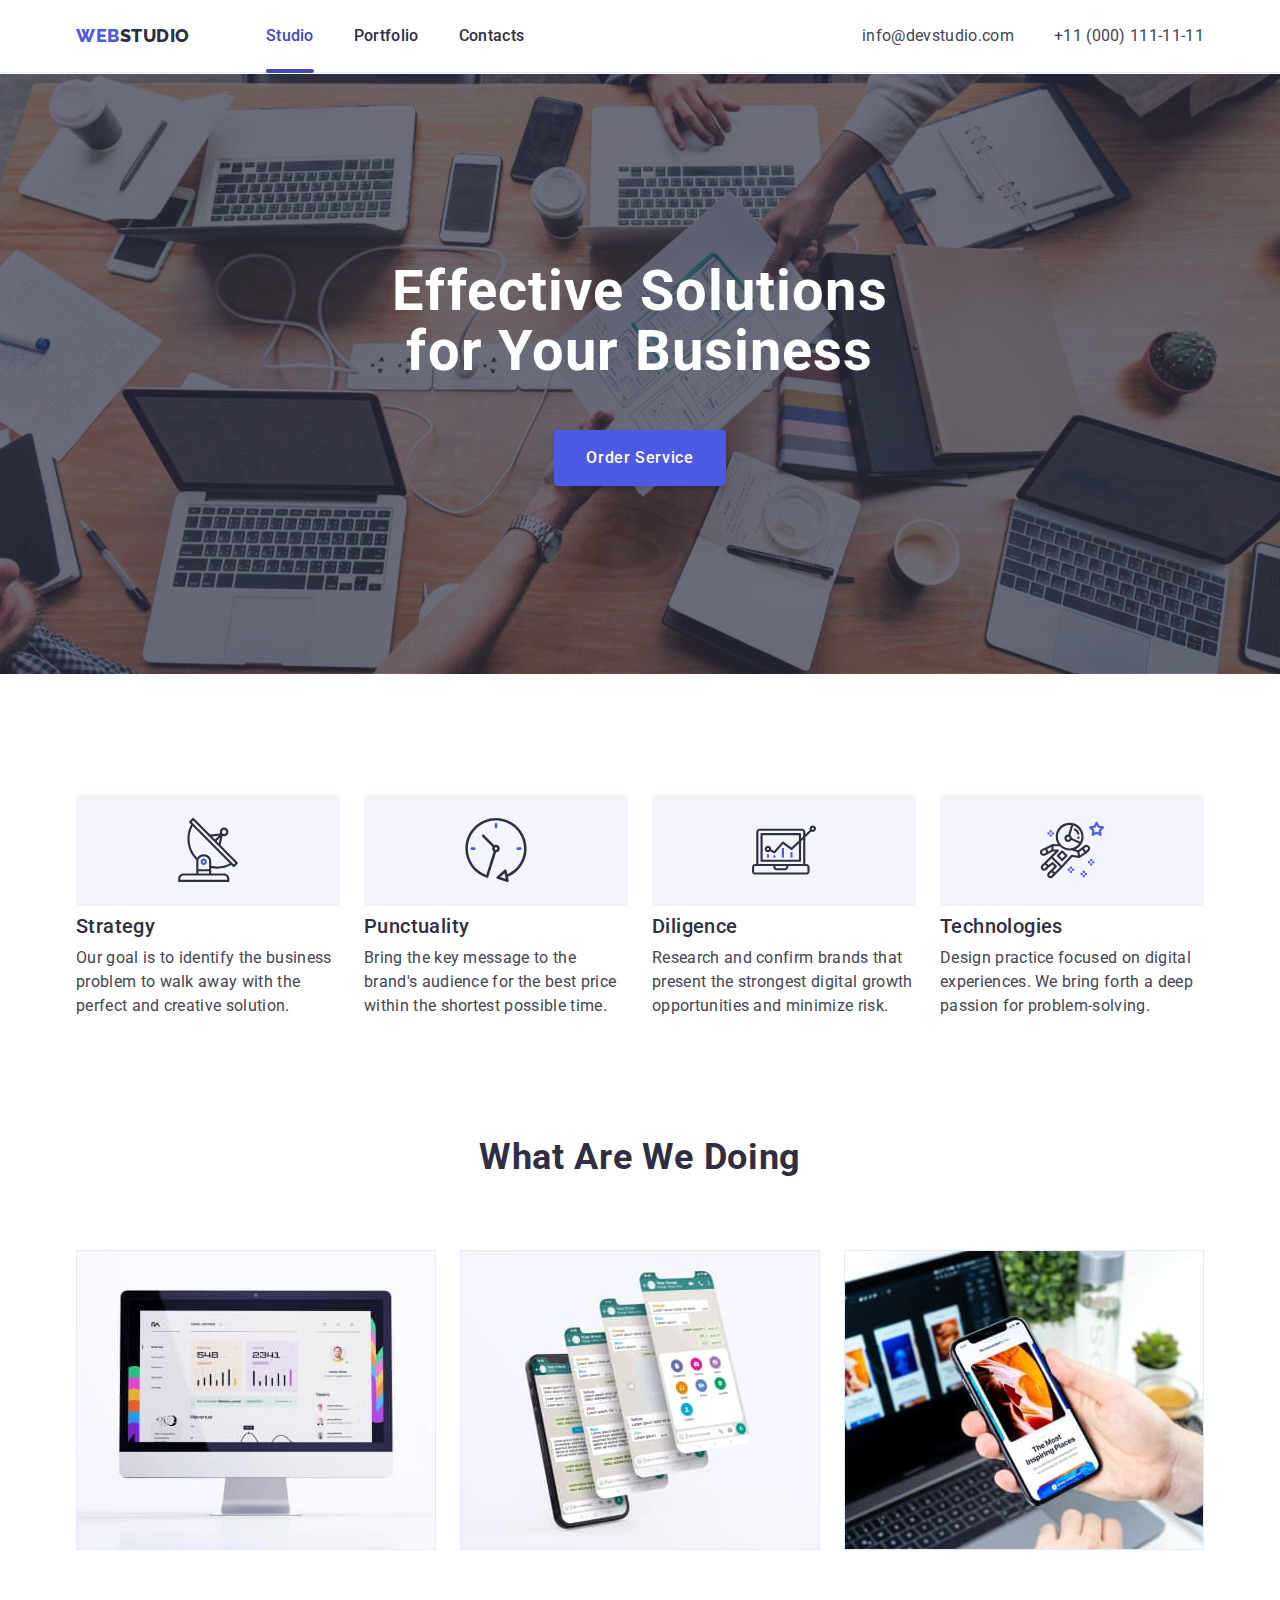
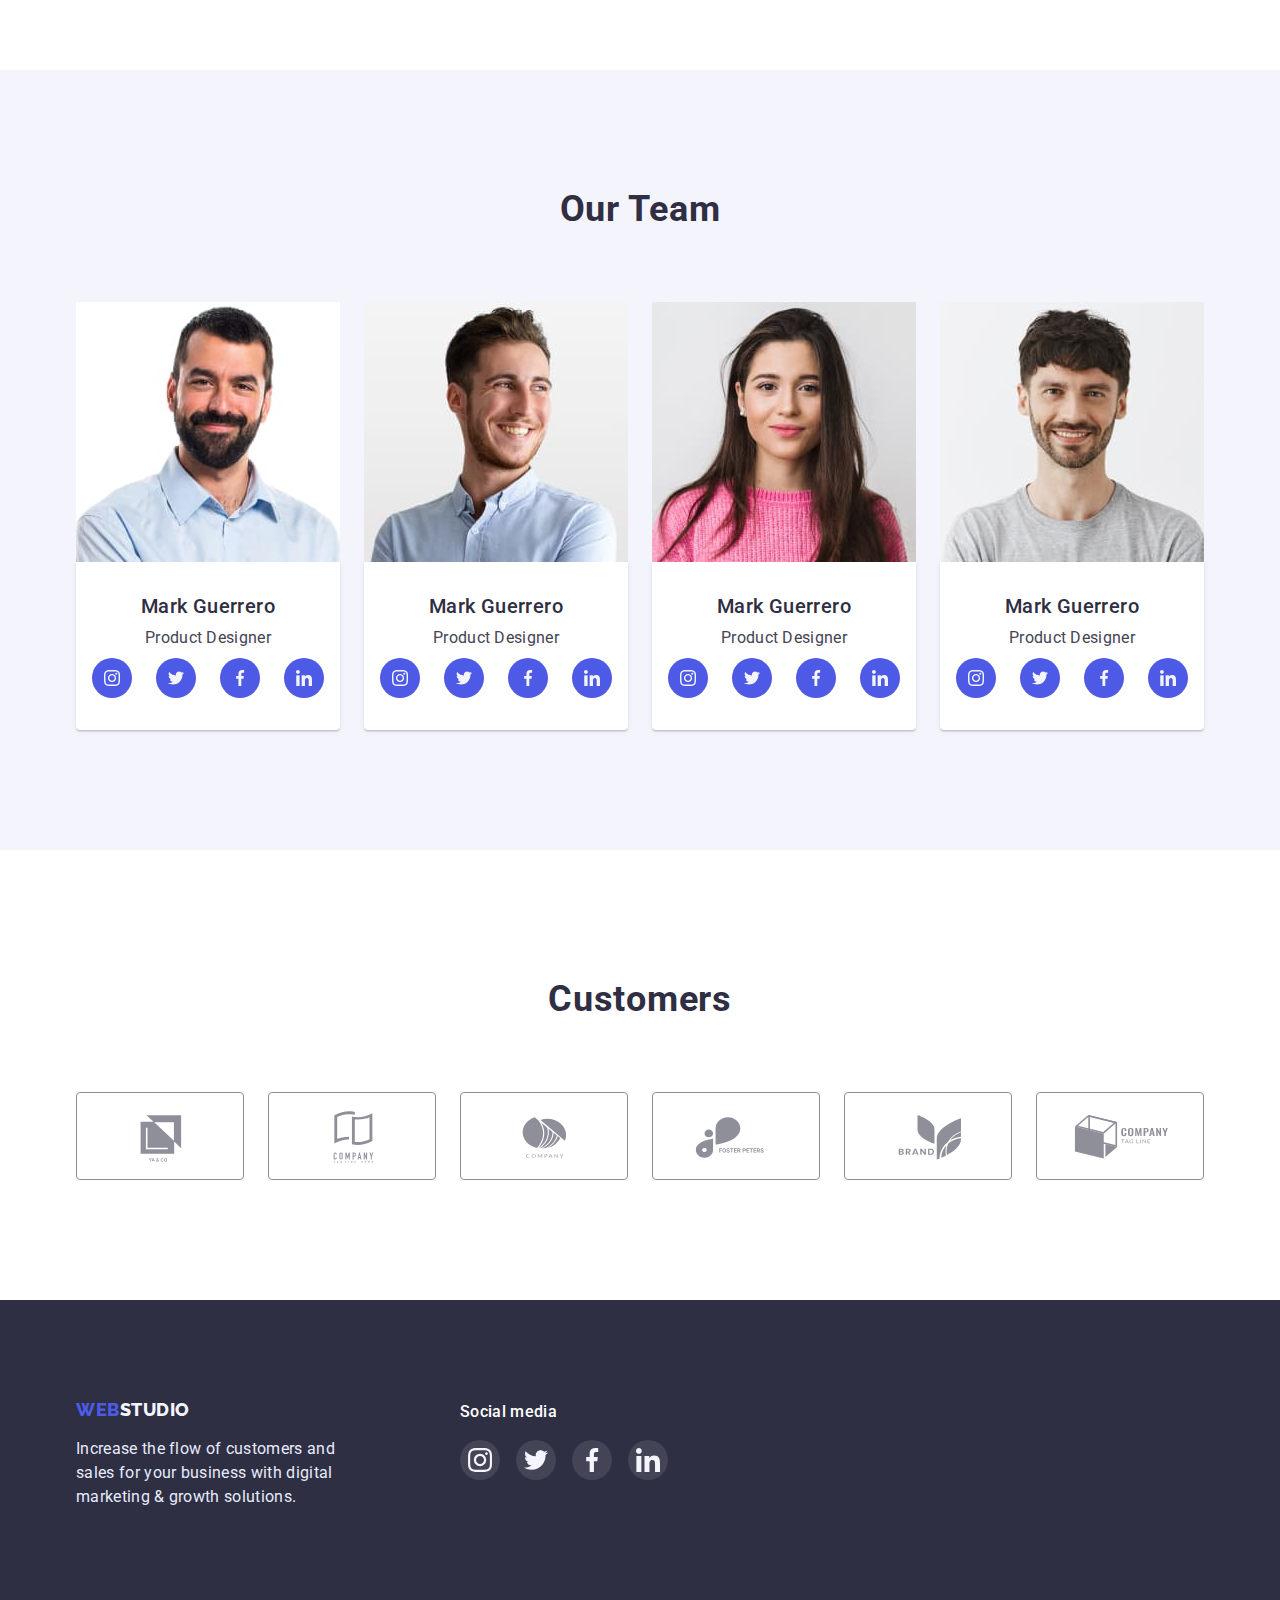
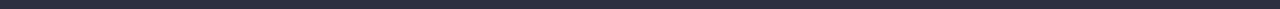
<file: index.html>
<!DOCTYPE html>
<html lang="en">
  <head>
    <meta charset="UTF-8" />
    <meta http-equiv="X-UA-Compatible" content="IE=edge" />
    <meta name="viewport" content="width=device-width, initial-scale=1.0" />
    <title>Webstudio</title>
    <link rel="preconnect" href="https://fonts.googleapis.com" />
    <link rel="preconnect" href="https://fonts.gstatic.com" crossorigin />
    <link
      href="https://fonts.googleapis.com/css2?family=Raleway:wght@800&family=Roboto:wght@400;500;700;900&display=swap"
      rel="stylesheet"
    />
    <link
      rel="stylesheet"
      href="https://cdn.jsdelivr.net/npm/modern-normalize@1.1.0/modern-normalize.css"
    />
    <link rel="stylesheet" href="./styles/styles.css" />
  </head>
  <body>
    <!--Header section-->
    <header class="header">
      <div class="page-header conteiner">
        <nav class="navigation">
          <a class="logo link" href="./index.html"
            ><span class="logo-color-web">Web</span>Studio</a
          >
          <ul class="menu list">
            <li class="menu-item">
              <a class="menu-link link current" href="./index.html">Studio</a>
            </li>
            <li class="menu-item">
              <a class="menu-link link" href="./portfolio.html">Portfolio</a>
            </li>
            <li class="menu-item">
              <a class="menu-link link" href="#contacts">Contacts</a>
            </li>
          </ul>
        </nav>
        <!--Contacts-->
        <address class="contacts">
          <ul class="contacts-list list">
            <li class="contact">
              <a class="contact-link link" href="mailto:info@devstudio.com"
                >info@devstudio.com</a
              >
            </li>
            <li class="contact">
              <a class="contact-link link" href="tel:+11(000)1111111"
                >+11 (000) 111-11-11</a
              >
            </li>
          </ul>
        </address>
      </div>
    </header>
    <main>
      <!--Order Service section-->
      <section class="hero section">
        <div class="conteiner">
          <h1 class="hero-title">Effective Solutions for Your Business</h1>
          <button class="modal-btn" type="button" data-modal-open>
            Order Service
          </button>
        </div>
      </section>
      <!--Features section-->
      <section class="features-section section">
        <div class="conteiner">
          <h2 class="section-title visually-hidden">Features</h2>
          <ul class="features-section-list list">
            <li class="feature-item">
              <div class="features-list-icon">
                <svg class="features-icon" width="64" height="64">
                  <use href="./images/sprite.svg#icon-antenna"></use>
                </svg>
              </div>
              <h3 class="section-subtitle">Strategy</h3>
              <p class="section-description">
                Our goal is to identify the business problem to walk away with
                the perfect and creative solution.
              </p>
            </li>
            <li class="feature-item">
              <div class="features-list-icon">
                <svg class="features-icon" width="64" height="64">
                  <use href="./images/sprite.svg#icon-clock"></use>
                </svg>
              </div>

              <h3 class="section-subtitle">Punctuality</h3>
              <p class="section-description">
                Bring the key message to the brand's audience for the best price
                within the shortest possible time.
              </p>
            </li>
            <li class="feature-item">
              <div class="features-list-icon">
                <svg class="features-icon" width="64" height="64">
                  <use href="./images/sprite.svg#icon-diagram"></use>
                </svg>
              </div>

              <h3 class="section-subtitle">Diligence</h3>
              <p class="section-description">
                Research and confirm brands that present the strongest digital
                growth opportunities and minimize risk.
              </p>
            </li>
            <li class="feature-item">
              <div class="features-list-icon">
                <svg class="features-icon" width="64" height="64">
                  <use href="./images/sprite.svg#icon-astronaut"></use>
                </svg>
              </div>
              <h3 class="section-subtitle">Technologies</h3>
              <p class="section-description">
                Design practice focused on digital experiences. We bring forth a
                deep passion for problem-solving.
              </p>
            </li>
          </ul>
        </div>
      </section>
      <!--Work section-->
      <section class="section">
        <div class="conteiner">
          <h2 class="section-title">What are we doing</h2>
          <ul class="work-section-list list">
            <li class="work-item">
              <img
                src="./images/work/work-1.jpg"
                alt="Analys"
                width="360"
                height="300"
              />
            </li>
            <li class="work-item">
              <img
                src="./images/work/work-2.jpg"
                alt="Apps"
                width="360"
                height="300"
              />
            </li>
            <li class="work-item">
              <img
                src="./images/work/work-3.jpg"
                alt="Web-site"
                width="360"
                height="300"
              />
            </li>
          </ul>
        </div>
      </section>
      <!--Team section-->
      <section class="team-section section">
        <div class="conteiner">
          <h2 class="section-title">Our Team</h2>
          <ul class="team-section-list list">
            <li class="emploee-card">
              <img
                src="./images/team/mark-guerrero.jpg"
                alt="Mark Guerrero"
                width="264"
                height="260"
              />
              <div class="txt-conteiner">
                <h3 class="section-subtitle">Mark Guerrero</h3>
                <p class="section-description">Product Designer</p>
                <ul class="social-list list">
                  <li class="social-list-item">
                    <a
                      class="social-list-link"
                      href="https://www.instagram.com/"
                      aria-label="Instagram"
                      target="_blank"
                      rel="noopener noreferrer"
                    >
                      <svg class="social-list-icon" width="16" height="16">
                        <use href="./images/sprite.svg#icon-instagram"></use>
                      </svg>
                    </a>
                  </li>
                  <li class="social-list-item">
                    <a
                      class="social-list-link link"
                      href="https://twitter.com/"
                      aria-label="Twitter"
                      target="_blank"
                      rel="noopener noreferrer"
                    >
                      <svg class="social-list-icon" width="16" height="16">
                        <use href="./images/sprite.svg#icon-twitter"></use>
                      </svg>
                    </a>
                  </li>
                  <li class="social-list-item">
                    <a
                      class="social-list-link link"
                      href="https://www.facebook.com/"
                      aria-label="Facebook"
                      target="_blank"
                      rel="noopener noreferrer"
                    >
                      <svg class="social-list-icon" width="16" height="16">
                        <use href="./images/sprite.svg#icon-facebook"></use>
                      </svg>
                    </a>
                  </li>
                  <li class="social-list-item">
                    <a
                      class="social-list-link link"
                      href="https://www.linkedin.com/"
                      aria-label="Linkedin"
                      target="_blank"
                      rel="noopener noreferrer"
                    >
                      <svg class="social-list-icon" width="16" height="16">
                        <use href="./images/sprite.svg#icon-linkedin"></use>
                      </svg>
                    </a>
                  </li>
                </ul>
              </div>
            </li>
            <li class="emploee-card">
              <img
                src="./images/team/tom-ford.jpg"
                alt="Tom Ford"
                width="264"
                height="260"
              />
              <div class="txt-conteiner">
                <h3 class="section-subtitle">Mark Guerrero</h3>
                <p class="section-description">Product Designer</p>
                <ul class="social-list list">
                  <li class="social-list-item">
                    <a
                      class="social-list-link"
                      href="https://www.instagram.com/"
                      aria-label="Instagram"
                      target="_blank"
                      rel="noopener noreferrer"
                    >
                      <svg class="social-list-icon" width="16" height="16">
                        <use href="./images/sprite.svg#icon-instagram"></use>
                      </svg>
                    </a>
                  </li>
                  <li class="social-list-item">
                    <a
                      class="social-list-link link"
                      href="https://twitter.com/"
                      aria-label="Twitter"
                      target="_blank"
                      rel="noopener noreferrer"
                    >
                      <svg class="social-list-icon" width="16" height="16">
                        <use href="./images/sprite.svg#icon-twitter"></use>
                      </svg>
                    </a>
                  </li>
                  <li class="social-list-item">
                    <a
                      class="social-list-link link"
                      href="https://www.facebook.com/"
                      aria-label="Facebook"
                      target="_blank"
                      rel="noopener noreferrer"
                    >
                      <svg class="social-list-icon" width="16" height="16">
                        <use href="./images/sprite.svg#icon-facebook"></use>
                      </svg>
                    </a>
                  </li>
                  <li class="social-list-item">
                    <a
                      class="social-list-link link"
                      href="https://www.linkedin.com/"
                      aria-label="Linkedin"
                      target="_blank"
                      rel="noopener noreferrer"
                    >
                      <svg class="social-list-icon" width="16" height="16">
                        <use href="./images/sprite.svg#icon-linkedin"></use>
                      </svg>
                    </a>
                  </li>
                </ul>
              </div>
            </li>
            <li class="emploee-card">
              <img
                src="./images/team/camila-garcia.jpg"
                alt="Camila Garcia"
                width="264"
                height="260"
              />
              <div class="txt-conteiner">
                <h3 class="section-subtitle">Mark Guerrero</h3>
                <p class="section-description">Product Designer</p>
                <ul class="social-list list">
                  <li class="social-list-item">
                    <a
                      class="social-list-link"
                      href="https://www.instagram.com/"
                      aria-label="Instagram"
                      target="_blank"
                      rel="noopener noreferrer"
                    >
                      <svg class="social-list-icon" width="16" height="16">
                        <use href="./images/sprite.svg#icon-instagram"></use>
                      </svg>
                    </a>
                  </li>
                  <li class="social-list-item">
                    <a
                      class="social-list-link link"
                      href="https://twitter.com/"
                      aria-label="Twitter"
                      target="_blank"
                      rel="noopener noreferrer"
                    >
                      <svg class="social-list-icon" width="16" height="16">
                        <use href="./images/sprite.svg#icon-twitter"></use>
                      </svg>
                    </a>
                  </li>
                  <li class="social-list-item">
                    <a
                      class="social-list-link link"
                      href="https://www.facebook.com/"
                      aria-label="Facebook"
                      target="_blank"
                      rel="noopener noreferrer"
                    >
                      <svg class="social-list-icon" width="16" height="16">
                        <use href="./images/sprite.svg#icon-facebook"></use>
                      </svg>
                    </a>
                  </li>
                  <li class="social-list-item">
                    <a
                      class="social-list-link link"
                      href="https://www.linkedin.com/"
                      aria-label="Linkedin"
                      target="_blank"
                      rel="noopener noreferrer"
                    >
                      <svg class="social-list-icon" width="16" height="16">
                        <use href="./images/sprite.svg#icon-linkedin"></use>
                      </svg>
                    </a>
                  </li>
                </ul>
              </div>
            </li>
            <li class="emploee-card">
              <img
                src="./images/team/daniel-wilson.jpg"
                alt="Daniel Wilson"
                width="264"
                height="260"
              />
              <div class="txt-conteiner">
                <h3 class="section-subtitle">Mark Guerrero</h3>
                <p class="section-description">Product Designer</p>
                <ul class="social-list list">
                  <li class="social-list-item">
                    <a
                      class="social-list-link"
                      href="https://www.instagram.com/"
                      aria-label="Instagram"
                      target="_blank"
                      rel="noopener noreferrer"
                    >
                      <svg class="social-list-icon" width="16" height="16">
                        <use href="./images/sprite.svg#icon-instagram"></use>
                      </svg>
                    </a>
                  </li>
                  <li class="social-list-item">
                    <a
                      class="social-list-link link"
                      href="https://twitter.com/"
                      aria-label="Twitter"
                      target="_blank"
                      rel="noopener noreferrer"
                    >
                      <svg class="social-list-icon" width="16" height="16">
                        <use href="./images/sprite.svg#icon-twitter"></use>
                      </svg>
                    </a>
                  </li>
                  <li class="social-list-item">
                    <a
                      class="social-list-link link"
                      href="https://www.facebook.com/"
                      aria-label="Facebook"
                      target="_blank"
                      rel="noopener noreferrer"
                    >
                      <svg class="social-list-icon" width="16" height="16">
                        <use href="./images/sprite.svg#icon-facebook"></use>
                      </svg>
                    </a>
                  </li>
                  <li class="social-list-item">
                    <a
                      class="social-list-link link"
                      href="https://www.linkedin.com/"
                      aria-label="Linkedin"
                      target="_blank"
                      rel="noopener noreferrer"
                    >
                      <svg class="social-list-icon" width="16" height="16">
                        <use href="./images/sprite.svg#icon-linkedin"></use>
                      </svg>
                    </a>
                  </li>
                </ul>
              </div>
            </li>
          </ul>
        </div>
      </section>
      <!-- Customers section -->
      <section class="customers-section section">
        <div class="conteiner">
          <h2 class="section-title">Customers</h2>
          <ul class="customers-list list">
            <li class="customers-item">
              <a class="customers-link" href="#">
                <svg class="customers-icon" width="104" height="56">
                  <use href="./images/sprite.svg#icon-client-1"></use>
                </svg>
              </a>
            </li>
            <li class="customers-item">
              <a href="#" class="customers-link">
                <svg class="customers-icon" width="104" height="56">
                  <use href="./images/sprite.svg#icon-client-2"></use>
                </svg>
              </a>
            </li>
            <li class="customers-item">
              <a href="#" class="customers-link">
                <svg class="customers-icon" width="104" height="56">
                  <use href="./images/sprite.svg#icon-client-3"></use>
                </svg>
              </a>
            </li>
            <li class="customers-item">
              <a href="#" class="customers-link">
                <svg class="customers-icon" width="104" height="56">
                  <use href="./images/sprite.svg#icon-client-4"></use>
                </svg>
              </a>
            </li>
            <li class="customers-item">
              <a href="#" class="customers-link">
                <svg class="customers-icon" width="104" height="56">
                  <use href="./images/sprite.svg#icon-client-5"></use>
                </svg>
              </a>
            </li>
            <li class="customers-item">
              <a class="customers-link" href="#">
                <svg class="customers-icon" width="104" height="56">
                  <use href="./images/sprite.svg#icon-client-6"></use>
                </svg>
              </a>
            </li>
          </ul>
        </div>
      </section>
    </main>
    <!--Footer section-->
    <footer class="footer section">
      <div class="footer-wrapper conteiner">
        <div class="footer-logo">
          <a class="link logo-dark-theme" href="./index.html"
            ><span class="logo-color-web">Web</span>Studio</a
          >
          <p class="section-description section-description-footer">
            Increase the flow of customers and sales for your business with
            digital marketing & growth solutions.
          </p>
        </div>
        <div class="footer-social-media">
          <p class="footer-social-title">Social media</p>
          <ul class="footer-social-list list">
            <li class="footer-social-list-item">
              <a
                class="footer-social-list-link"
                href="https://www.instagram.com/"
                aria-label="Instagram"
                target="_blank"
                rel="noopener noreferrer"
              >
                <svg class="footer-social-list-icon" width="24" height="24">
                  <use href="./images/sprite.svg#icon-instagram"></use>
                </svg>
              </a>
            </li>
            <li class="footer-social-list-item">
              <a
                class="footer-social-list-link link"
                href="https://twitter.com/"
                aria-label="Twitter"
                target="_blank"
                rel="noopener noreferrer"
              >
                <svg class="footer-social-list-icon" width="24" height="24">
                  <use href="./images/sprite.svg#icon-twitter"></use>
                </svg>
              </a>
            </li>
            <li class="footer-social-list-item">
              <a
                class="footer-social-list-link link"
                href="https://www.facebook.com/"
                aria-label="Facebook"
                target="_blank"
                rel="noopener noreferrer"
              >
                <svg class="footer-social-list-icon" width="24" height="24">
                  <use href="./images/sprite.svg#icon-facebook"></use>
                </svg>
              </a>
            </li>
            <li class="footer-social-list-item">
              <a
                class="footer-social-list-link link"
                href="https://www.linkedin.com/"
                aria-label="Linkedin"
                target="_blank"
                rel="noopener noreferrer"
              >
                <svg class="footer-social-list-icon" width="24" height="24">
                  <use href="./images/sprite.svg#icon-linkedin"></use>
                </svg>
              </a>
            </li>
          </ul>
        </div>
      </div>
    </footer>
    <div class="backdrop is-hidden" data-modal>
      <div class="modal">
        <button data-modal-close type="button" class="modal-close-btn">
          <svg class="modal-icon" width="8" height="8">
            <use href="./images/sprite.svg#icon-close-black"></use>
          </svg>
        </button>
      </div>
    </div>
    <script src="./js/modal.js"></script>
  </body>
</html>
</file>
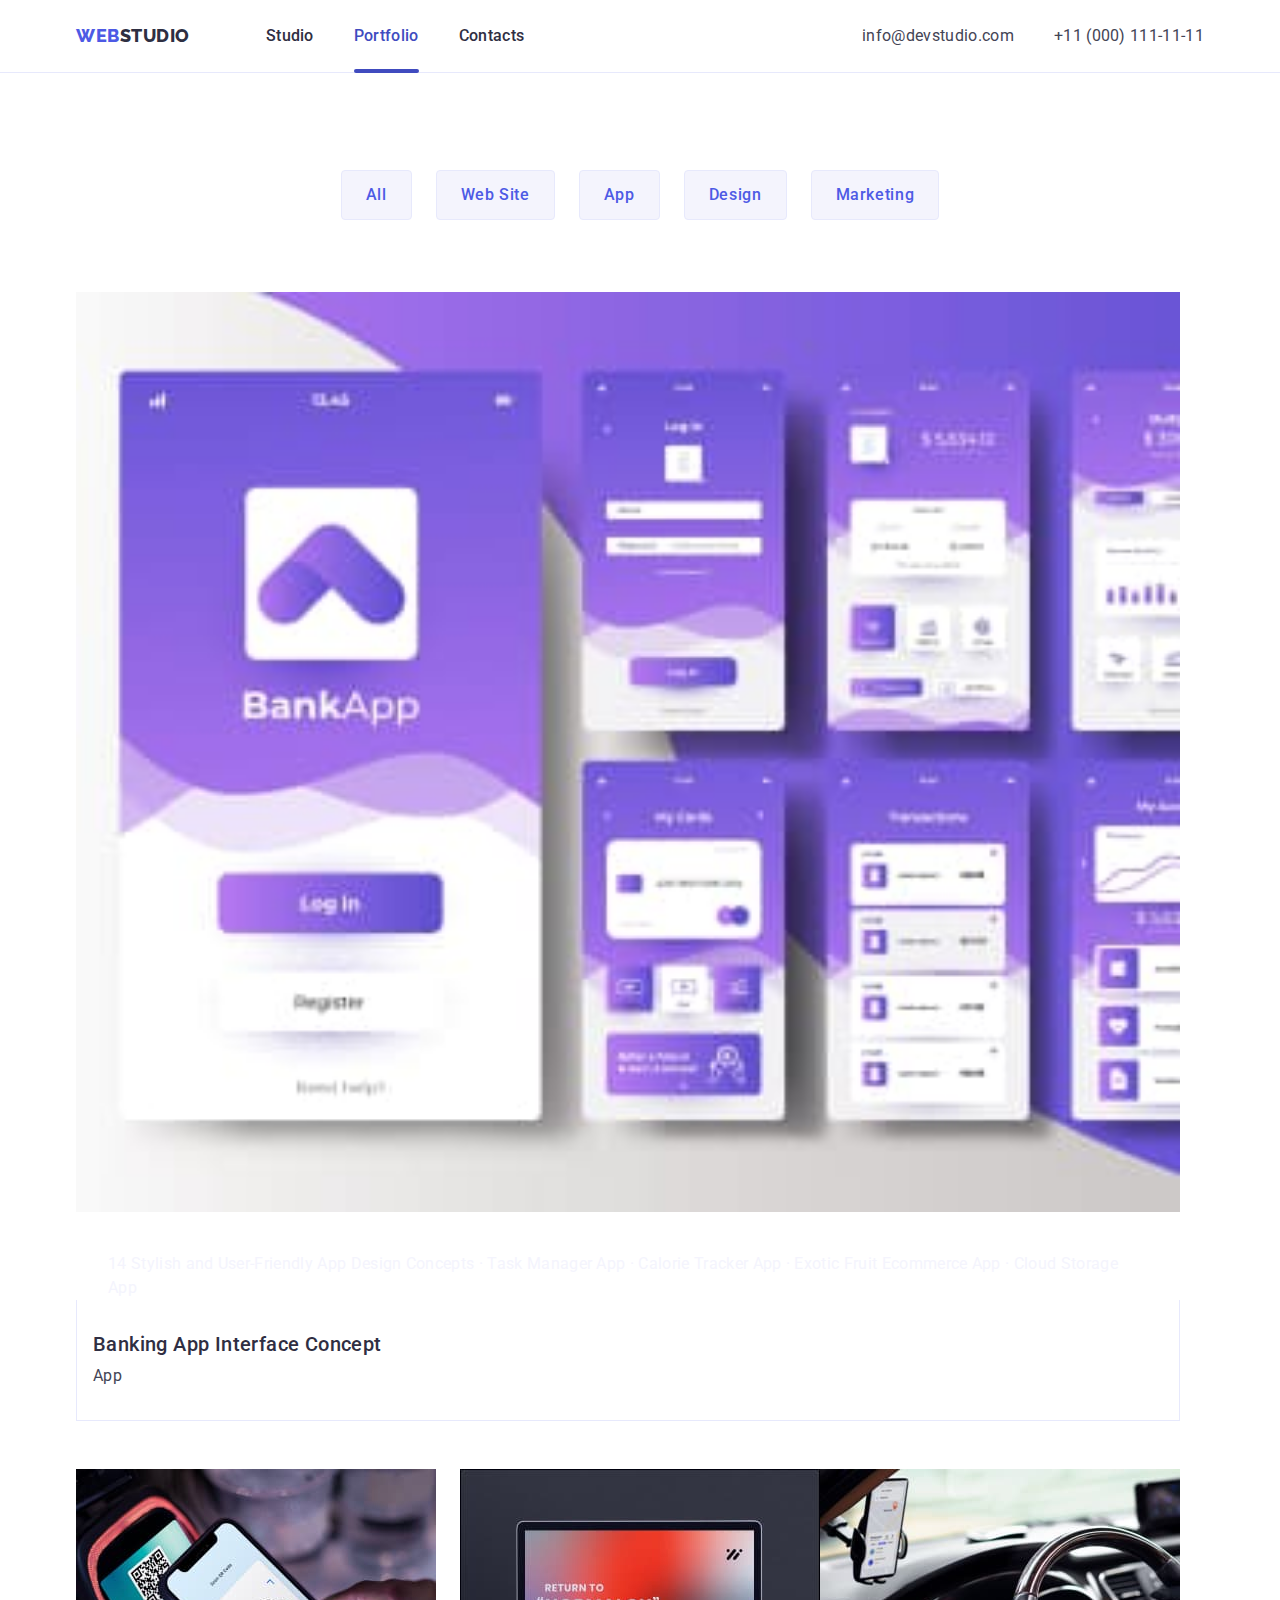
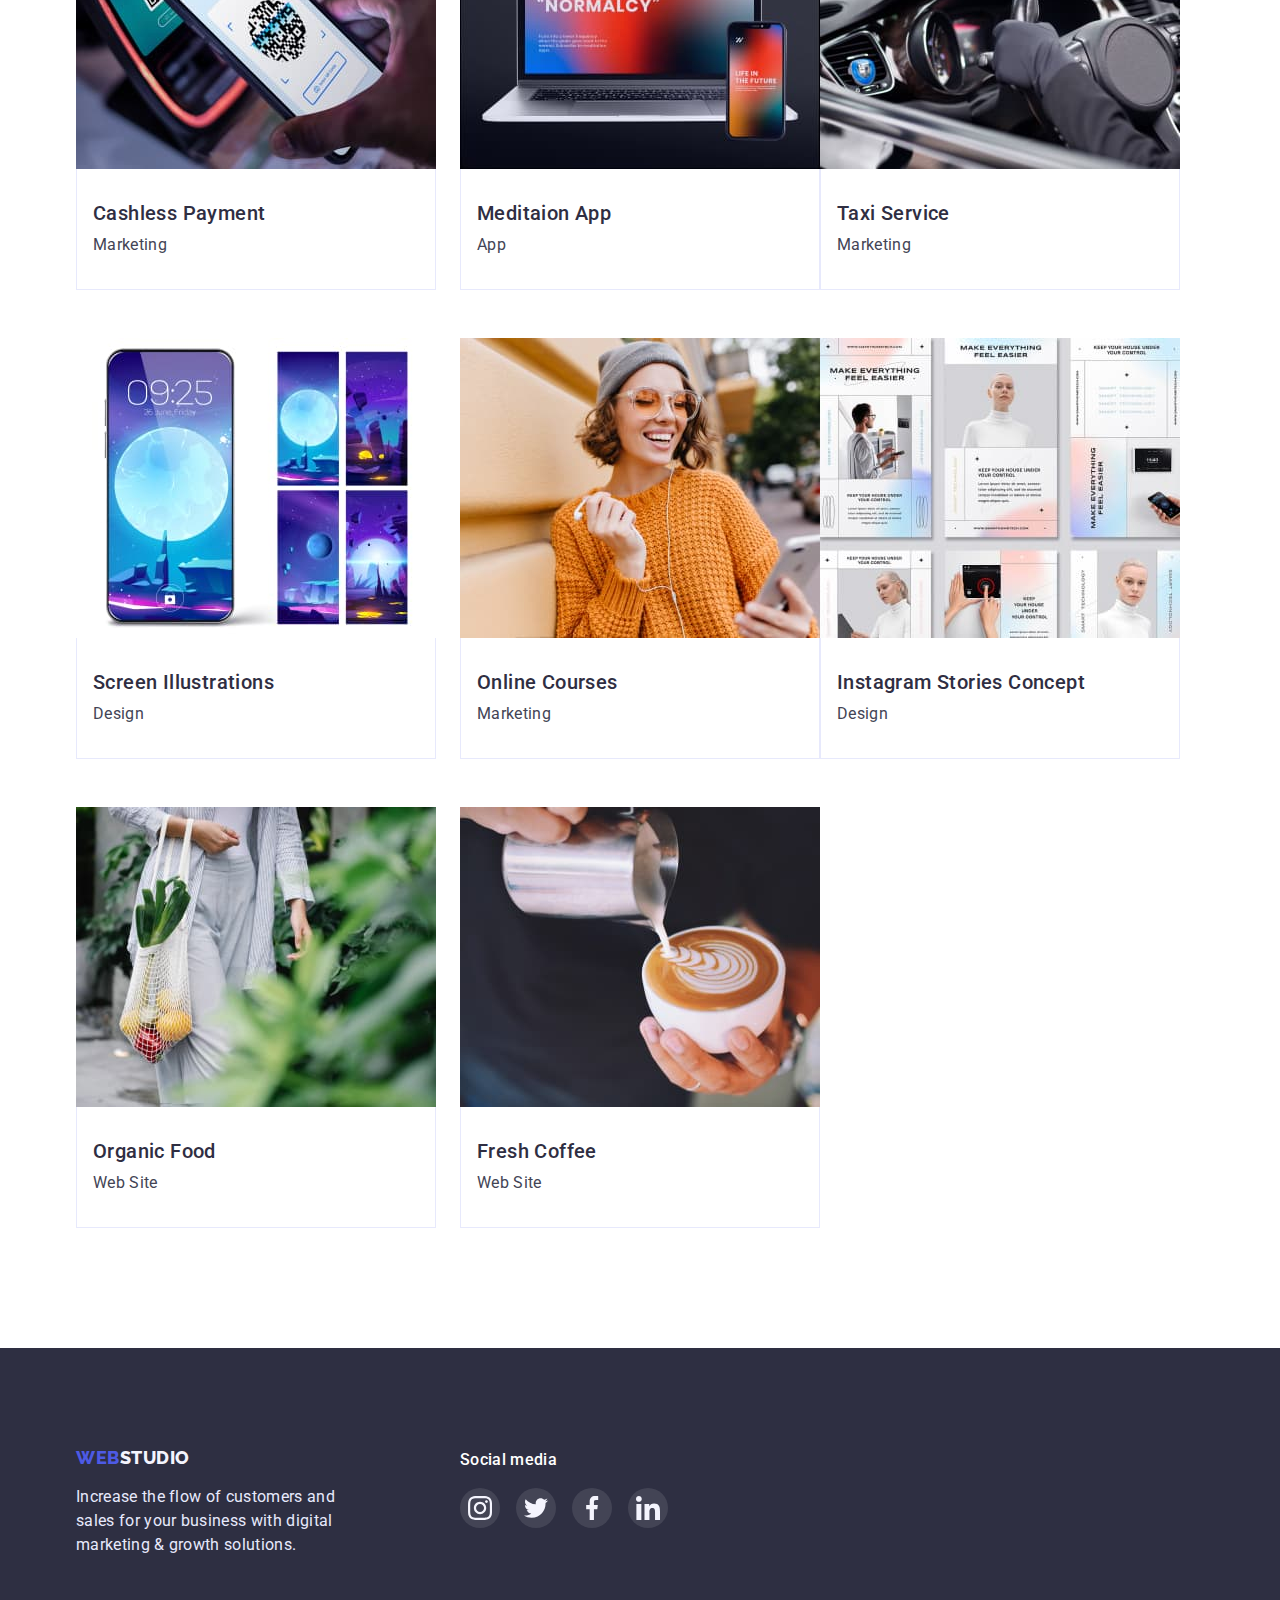
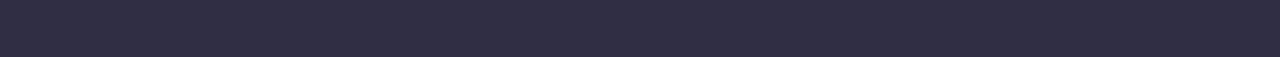
<file: portfolio.html>
<!DOCTYPE html>
<html lang="en">
  <head>
    <meta charset="UTF-8" />
    <meta http-equiv="X-UA-Compatible" content="IE=edge" />
    <meta name="viewport" content="width=device-width, initial-scale=1.0" />
    <link rel="stylesheet" href="./styles/styles.css" />
    <title>Webstudio</title>
    <link rel="preconnect" href="https://fonts.googleapis.com" />
    <link rel="preconnect" href="https://fonts.gstatic.com" crossorigin />
    <link
      href="https://fonts.googleapis.com/css2?family=Raleway:wght@800&family=Roboto:wght@400;500;700;900&display=swap"
      rel="stylesheet"
    />
    <link
      rel="stylesheet"
      href="https://cdn.jsdelivr.net/npm/modern-normalize@1.1.0/modern-normalize.css"
    />
    <link rel="stylesheet" href="./styles/styles.css" />
  </head>
  <body>
    <!--Header section-->
    <header class="header">
      <div class="page-header conteiner">
        <nav class="navigation">
          <a class="logo link" href="./index.html"
            ><span class="logo-color-web">Web</span>Studio</a
          >
          <ul class="menu list">
            <li class="menu-item">
              <a class="menu-link link" href="./index.html">Studio</a>
            </li>
            <li class="menu-item">
              <a class="menu-link link current" href="./portfolio.html"
                >Portfolio</a
              >
            </li>
            <li class="menu-item">
              <a class="menu-link link" href="#contacts">Contacts</a>
            </li>
          </ul>
        </nav>
        <!--Contacts-->
        <address class="contacts">
          <ul class="contacts-list list">
            <li class="contact">
              <a class="contact-link link" href="mailto:info@devstudio.com"
                >info@devstudio.com</a
              >
            </li>
            <li class="contact">
              <a class="contact-link link" href="tel:+11(000)1111111"
                >+11 (000) 111-11-11</a
              >
            </li>
          </ul>
        </address>
      </div>
    </header>
    <main>
      <section class="portfolio section">
        <!--Filters-->
        <div class="conteiner">
          <h1 class="visually-hidden">Filters</h1>
          <ul class="filter-list list">
            <li><button class="model-btn-nav" type="button">All</button></li>
            <li>
              <button class="model-btn-nav" type="button">Web Site</button>
            </li>
            <li><button class="model-btn-nav" type="button">App</button></li>
            <li><button class="model-btn-nav" type="button">Design</button></li>
            <li>
              <button class="model-btn-nav" type="button">Marketing</button>
            </li>
          </ul>
          <ul class="portfolio-list list">
            <li class="portfolio-item">
              <a class="portfolio-link link" href="">
                <div class="portfolio-thumb">
                  <img
                    class="portfolio-img"
                    src="./images/work-portfolio/banking-app-interface-concept.jpg"
                    alt="Banking App Interface Concept"
                    width="360"
                    height="300"
                  />
                  <p class="txt-hover-img">
                    14 Stylish and User-Friendly App Design Concepts · Task
                    Manager App · Calorie Tracker App · Exotic Fruit Ecommerce
                    App · Cloud Storage App
                  </p>
                </div>

                <div class="txt-portfolio">
                  <h2 class="section-subtitle">
                    Banking App Interface Concept
                  </h2>
                  <p class="section-description">App</p>
                </div>
              </a>
            </li>
            <li class="portfolio-item">
              <a class="portfolio-link link" href=""
                ><img
                  src="./images/work-portfolio/cashless-payment.jpg"
                  alt="Cashless Payment"
                  width="360"
                  height="300"
                />
                <div class="txt-portfolio">
                  <h2 class="section-subtitle">Cashless Payment</h2>
                  <p class="section-description">Marketing</p>
                </div>
              </a>
            </li>
            <li class="portfolio-item">
              <a class="portfolio-link link" href=""
                ><img
                  src="./images/work-portfolio/meditaion-app.jpg"
                  alt="Meditaion App"
                  width="360"
                  height="300"
                />
                <div class="txt-portfolio">
                  <h2 class="section-subtitle">Meditaion App</h2>
                  <p class="section-description">App</p>
                </div></a
              >
            </li>
            <li class="portfolio-item">
              <a class="portfolio-link link" href=""
                ><img
                  src="./images/work-portfolio/taxi-service.jpg"
                  alt="Taxi Service"
                  width="360"
                  height="300"
                />
                <div class="txt-portfolio">
                  <h2 class="section-subtitle">Taxi Service</h2>
                  <p class="section-description">Marketing</p>
                </div></a
              >
            </li>
            <li class="portfolio-item">
              <a class="portfolio-link link" href=""
                ><img
                  src="./images/work-portfolio/screen-illustrations.jpg"
                  alt="Screen Illustrations"
                  width="360"
                  height="300"
                />
                <div class="txt-portfolio">
                  <h2 class="section-subtitle">Screen Illustrations</h2>
                  <p class="section-description">Design</p>
                </div>
              </a>
            </li>
            <li class="portfolio-item">
              <a class="portfolio-link link" href=""
                ><img
                  src="./images/work-portfolio/online-courses.jpg"
                  alt="Online Courses"
                  width="360"
                  height="300"
                />
                <div class="txt-portfolio">
                  <h2 class="section-subtitle">Online Courses</h2>
                  <p class="section-description">Marketing</p>
                </div>
              </a>
            </li>
            <li class="portfolio-item">
              <a class="portfolio-link link" href=""
                ><img
                  src="./images/work-portfolio/instagram-stories-concept.jpg"
                  alt="Instagram Stories Concept"
                  width="360"
                  height="300"
                />
                <div class="txt-portfolio">
                  <h2 class="section-subtitle">Instagram Stories Concept</h2>
                  <p class="section-description">Design</p>
                </div>
              </a>
            </li>
            <li class="portfolio-item">
              <a class="portfolio-link link" href=""
                ><img
                  src="./images/work-portfolio/organic-food.jpg"
                  alt="Organic Food"
                  width="360"
                  height="300"
                />
                <div class="txt-portfolio">
                  <h2 class="section-subtitle">Organic Food</h2>
                  <p class="section-description">Web Site</p>
                </div>
              </a>
            </li>
            <li class="portfolio-item">
              <a class="portfolio-link link" href=""
                ><img
                  src="./images/work-portfolio/fresh-coffee.jpg"
                  alt="Fresh Coffee"
                  width="360"
                  height="300"
                />
                <div class="txt-portfolio">
                  <h2 class="section-subtitle">Fresh Coffee</h2>
                  <p class="section-description">Web Site</p>
                </div>
              </a>
            </li>
          </ul>
        </div>
      </section>
    </main>
    <!--Footer section-->
    <footer class="footer section">
      <div class="footer-wrapper conteiner">
        <div class="footer-logo">
          <a class="link logo-dark-theme" href="./index.html"
            ><span class="logo-color-web">Web</span>Studio</a
          >
          <p class="section-description section-description-footer">
            Increase the flow of customers and sales for your business with
            digital marketing & growth solutions.
          </p>
        </div>
        <div class="footer-social-media">
          <p class="footer-social-title">Social media</p>
          <ul class="footer-social-list list">
            <li class="footer-social-list-item">
              <a
                class="footer-social-list-link"
                href="https://www.instagram.com/"
                aria-label="Instagram"
                target="_blank"
                rel="noopener noreferrer"
              >
                <svg class="footer-social-list-icon" width="24" height="24">
                  <use href="./images/sprite.svg#icon-instagram"></use>
                </svg>
              </a>
            </li>
            <li class="footer-social-list-item">
              <a
                class="footer-social-list-link link"
                href="https://twitter.com/"
                aria-label="Twitter"
                target="_blank"
                rel="noopener noreferrer"
              >
                <svg class="footer-social-list-icon" width="24" height="24">
                  <use href="./images/sprite.svg#icon-twitter"></use>
                </svg>
              </a>
            </li>
            <li class="footer-social-list-item">
              <a
                class="footer-social-list-link link"
                href="https://www.facebook.com/"
                aria-label="Facebook"
                target="_blank"
                rel="noopener noreferrer"
              >
                <svg class="footer-social-list-icon" width="24" height="24">
                  <use href="./images/sprite.svg#icon-facebook"></use>
                </svg>
              </a>
            </li>
            <li class="footer-social-list-item">
              <a
                class="footer-social-list-link link"
                href="https://www.linkedin.com/"
                aria-label="Linkedin"
                target="_blank"
                rel="noopener noreferrer"
              >
                <svg class="footer-social-list-icon" width="24" height="24">
                  <use href="./images/sprite.svg#icon-linkedin"></use>
                </svg>
              </a>
            </li>
          </ul>
        </div>
      </div>
    </footer>
  </body>
</html>
</file>
<file: styles/styles.css>
:root {
  /* fons */
  --primary-fons: 'Roboto', sans-serif;
  --secondary-fons: 'Raleway', sans-serif;
  /* text-colors */
  --primary-text-color: #2f2e42;
  --secondary-text-color: #434455;
  --hero-title-text-color: #ffffff;
  --modal-btn-text-color: #ffffff;
  --text-footer: #e7e9fc;
  --accent-color: #4d5ae5;
  --light-txt-color: #f4f4fd;
  --menu-link-active-color: #404bbf;
  /* background */
  --primary-background: #ffffff;
  --secondary-background: #2e2f42;
  --features-list-icon-background: #f4f4fd;
  --team-section-background: #f4f4fd;
  --background-btn: #404bbf;
  --light-background: #f4f4fd;
  /* icons-and-logo */
  --logo-color-web: #4d5ae5;
  --logo-color-studio-header: #2e2f42;
  --logo-color-studio-footer: #f4f4fd;
  --border-color: #e7e9fc;
  --customers-color: #8e8f99;
  --customers-color-active: #404bbf;
  --social-media-icons-color: #f4f4fd;
  --footer-social-link-active: #31d0aa;
  --icon-fill: #ffffff;
  /* other */
  --colum-gap: 24px;
  --row-gap: 48px;
}

/* RESET */
.list {
  list-style: none;
}

.link {
  text-decoration: none;
}
h1,
h2,
h3,
p {
  margin-top: 0;
  margin-bottom: 0;
}

ul {
  margin-top: 0;
  margin-bottom: 0;
  padding-left: 0;
}
img {
  display: block;
  width: 100%;
  height: auto;
}

button {
  cursor: pointer;
  background: transparent;
}

.visually-hidden {
  position: absolute;
  width: 1px;
  height: 1px;
  margin: -1px;
  border: 0;
  padding: 0;
  white-space: nowrap;
  clip-path: inset(100%);
  clip: rect(0 0 0 0);
  overflow: hidden;
}

.conteiner {
  width: 1158px;
  margin-left: auto;
  margin-right: auto;
  padding-left: 15px;
  padding-right: 15px;
}
.section {
  padding-top: 120px;
  padding-bottom: 120px;
}

body {
  padding-top: 74px;
  font-family: var(--primary-fons);
  font-size: 16px;
  color: var(--primary-text-color);
  background: var(--primary-background);
}

/* Components */

.section-title {
  font-size: 36px;
  line-height: 1.11;
  text-align: center;
  letter-spacing: 0.02em;
  text-transform: capitalize;
  color: var(--primary-text-color);
  margin-bottom: 72px;
}

.section-subtitle {
  font-weight: 500;
  font-size: 20px;
  line-height: 1.2;
  letter-spacing: 0.02em;
  color: var(--primary-text-color);
  margin-bottom: 8px;
}

.section-description {
  line-height: 1.5;
  letter-spacing: 0.02em;
  color: var(--secondary-text-color);
}

/* Header */
.header {
  position: fixed;
  width: 100%;
  top: 0;
  z-index: 1;
  border-bottom: 1px solid var(--border-color);
  padding-top: 24px;
  padding-bottom: 24px;
  /* max-height: 72px; */
  background: var(--primary-background);
}

.page-header {
  display: flex;
  align-items: center;
  justify-content: space-between;
}

.logo {
  margin-right: 76px;
  font-family: var(--secondary-fons);
  font-weight: 800;
  font-size: 18px;
  line-height: 1.33;
  display: flex;
  align-items: center;
  letter-spacing: 0.03em;
  text-transform: uppercase;
  color: var(--logo-color-studio-header);
}

.logo-color-web {
  color: var(--logo-color-web);
}

.navigation {
  display: flex;
  align-items: center;
}

.menu {
  display: flex;
  align-items: center;
}

.menu-item:not(:last-child) {
  margin-right: 40px;
}
.menu-link,
.contact-link {
  position: relative;
  padding-top: 20px;
  padding-bottom: 20px;
}
.menu-link {
  font-weight: 500;
  line-height: 1.5;
  letter-spacing: 0.02em;
  color: var(--primary-text-color);
  transition: color 250ms cubic-bezier(0.4, 0, 0.2, 1);
}

.menu-link:hover,
.menu-link:focus {
  color: var(--menu-link-active-color);
}
.menu-link.current {
  color: var(--menu-link-active-color);
}
.menu-link.current::after {
  content: '';
  position: absolute;
  bottom: -8px;

  display: block;
  width: 100%;
  height: 4px;
  border-radius: 2px;
  background: var(--menu-link-active-color);
}

.contacts-list {
  display: flex;
  align-items: center;
  margin-left: auto;
}

.contact:not(:last-child) {
  margin-right: 40px;
}
.contact-link {
  font-style: normal;
  line-height: 1.5;
  letter-spacing: 0.02em;
  color: var(--secondary-text-color);

  transition: color 250ms cubic-bezier(0.4, 0, 0.2, 1);
}

.contact-link:hover,
.contact-link:focus {
  color: var(--accent-color);
}

/* Order Service section */

.hero {
  background: var(--secondary-background);
  padding: 188px 0;
  max-width: 1440px;
  margin-left: auto;
  margin-right: auto;
  background-image: linear-gradient(
      to right,
      rgba(46, 47, 66, 0.7),
      rgba(46, 47, 66, 0.7)
    ),
    url('../images/hero-img.jpg');
  background-repeat: no-repeat;
  background-position: center;
  background-size: cover;
}

.hero-title {
  width: 496px;
  margin-bottom: 48px;
  margin-left: auto;
  margin-right: auto;
  font-size: 56px;
  line-height: 1.07;
  text-align: center;
  letter-spacing: 0.02em;
  color: var(--hero-title-text-color);
}

.modal-btn {
  min-width: 169px;
  padding: 16px 32px 16px 32px;
  margin-left: auto;
  margin-right: auto;
  border: none;
  box-shadow: 0px 4px 4px rgba(0, 0, 0, 0.15);
  border-radius: 4px;
  font-weight: 500;
  line-height: 1.5;
  display: flex;
  align-items: center;
  letter-spacing: 0.04em;
  color: var(--modal-btn-text-color);
  background: var(--accent-color);
  transition: background-color 250ms cubic-bezier(0.4, 0, 0.2, 1),
    box-shadow 250ms cubic-bezier(0.4, 0, 0.2, 1);
}

.modal-btn:hover,
.modal-btn:focus {
  background-color: var(--background-btn);
  box-shadow: 0px 4px 4px rgba(0, 0, 0, 0.15);
}

/* Features section */

.features-section {
  padding-bottom: 0;
}

.features-section-list {
  display: flex;
  align-items: center;
  justify-content: center;
  gap: 24px;
}
.feature-item {
  width: 264px;
}

.features-list-icon {
  display: flex;
  align-items: center;
  justify-content: center;
  width: 264px;
  height: 112px;
  margin-bottom: 8px;
  background: var(--features-list-icon-background);
  border-radius: 4px;
}

/* Work section */

.work-section-list {
  display: flex;
  flex-wrap: wrap;
  align-items: center;
  column-gap: 24px;
}
/* .work-item {
  flex-basis: calc((100%-48px) / 3);
} */

/* Team section */

.team-section {
  background: var(--team-section-background);
}
.team-section-list {
  display: flex;
  align-items: center;
  flex-wrap: wrap;
  column-gap: 24px;
}

.emploee-card {
  flex-basis: calc((100%-72px) \4);
}

.txt-conteiner {
  background: var(--primary-background);
  box-shadow: 0px 1px 6px rgba(46, 47, 66, 0.08),
    0px 1px 1px rgba(46, 47, 66, 0.16), 0px 2px 1px rgba(46, 47, 66, 0.08);
  border-radius: 0px 0px 4px 4px;
  border-top: 0;
  text-align: center;
  padding: 32px 16px 32px 16px;
}

.social-list {
  display: flex;
  justify-content: center;
  align-items: center;
  gap: 24px;
  margin-top: 8px;
}

.social-list-link {
  display: flex;
  justify-content: center;
  align-items: center;
  width: 40px;
  height: 40px;
  border-radius: 50%;
  background: var(--accent-color);
  transition: background 250ms cubic-bezier(0.4, 0, 0.2, 1);
}
.social-list-link:hover,
.social-list-link:focus {
  background: #404bbf;
}
.social-list-icon {
  fill: var(--social-media-icons-color);
}

/* Customers */
.customers-section {
  padding-top: 130px;
}

.customers-list {
  display: flex;
  align-items: center;
  padding: 0;
  gap: 24px;
  margin: auto;
}

.customers-item {
  width: 168px;
}
.customers-icon {
  fill: currentColor;
}
.customers-link {
  display: flex;
  align-items: center;
  justify-content: center;
  padding: 16px 32px;
  width: 100%;
  height: 88px;
  color: var(--customers-color);
  border: 1px solid var(--customers-color);
  border-radius: 4px;
  transition: color 250ms cubic-bezier(0.4, 0, 0.2, 1),
    border 250ms cubic-bezier(0.4, 0, 0.2, 1);
}

.customers-link:hover,
.customers-link:focus {
  color: var(--customers-color-active);
  border: 1px solid var(--customers-color-active);
}
/* Footer */
.footer {
  background: var(--secondary-background);
  padding-top: 100px;
  padding-bottom: 100px;
}
.footer-wrapper {
  display: flex;
}

.logo-dark-theme {
  font-family: var(--secondary-fons);
  color: var(--logo-color-studio-footer);
  font-weight: 800;
  font-size: 18px;
  line-height: 1.16;
  align-items: center;
  letter-spacing: 0.03em;
  text-transform: uppercase;
}

.section-description-footer {
  margin-top: 16px;
  color: var(--text-footer);
  width: 264px;
}
.footer-social-title {
  font-weight: 500;
  line-height: 1.5;
  letter-spacing: 0.02em;
  color: #ffffff;
  margin-bottom: 16px;
}

.footer-logo {
  margin-right: 120px;
}

.footer-social-list {
  display: flex;
  gap: 16px;
}

.footer-social-list-link {
  display: flex;
  justify-content: center;
  align-items: center;
  width: 40px;
  height: 40px;
  border-radius: 50%;
  background: rgba(255, 255, 255, 0.1);
  transition: background 250ms cubic-bezier(0.4, 0, 0.2, 1);
}
.footer-social-list-icon {
  fill: var(--social-media-icons-color);
}
.footer-social-list-link:hover,
.footer-social-list-link:focus {
  background: var(--footer-social-link-active);
}
/* --------------Portfolio----------------- */

/* Filters */

.filter-list {
  display: flex;
  justify-content: center;
  gap: 24px;
}

.model-btn-nav {
  padding: 12px 24px;
  font-weight: 500;
  line-height: 1.5;
  display: flex;
  align-items: center;
  text-align: center;
  letter-spacing: 0.04em;
  color: var(--accent-color);
  background: var(--light-background);
  border: 1px solid var(--border-color);
  border-radius: 4px;
  transition: color 250ms cubic-bezier(0.4, 0, 0.2, 1),
    background 250ms cubic-bezier(0.4, 0, 0.2, 1),
    box-shadow 250ms cubic-bezier(0.4, 0, 0.2, 1);
}

.model-btn-nav:hover,
.model-btn-nav:focus {
  background: var(--accent-color);
  color: var(--modal-btn-text-color);
  box-shadow: 0px 3px 1px rgba(0, 0, 0, 0.1), 0px 2px 1px rgba(0, 0, 0, 0.08),
    0px 2px 2px rgba(0, 0, 0, 0.12);
}

/* portaolio */
.portfolio {
  padding-top: 96px;
}

.portfolio-list {
  margin-top: 72px;
  display: flex;
  flex-wrap: wrap;
  /* row-gap: 48px;
  column-gap: 24px; */
}

/* .portfolio-item {
  flex-basis: calc(100%-48px\3);
} */
.portfolio-item:not(:nth-child(3n)) {
  margin-right: 24px;
}
.portfolio-item:not(:nth-last-child(-n + 3)) {
  margin-bottom: 48px;
}
.portfolio-link {
  display: block;
  transition: box-shadow cubic-bezier(0.4, 0, 0.2, 1);
}
.portfolio-link:hover,
.portfolio-link:focus {
  box-shadow: 0px 1px 6px rgba(46, 47, 66, 0.08),
    0px 1px 1px rgba(46, 47, 66, 0.16), 0px 2px 1px rgba(46, 47, 66, 0.08);
}

.portfolio-link:hover .portfolio-overlay,
.portfolio-link:focus .portfolio-overlay {
  transform: translateY(0);
}
.portfolio-thumb {
  position: relative;
  overflow: hidden;
}
.portfolio-overlay {
  position: absolute;
  top: 0;
  left: 0;
  width: 100%;
  height: 100%;
  background: var(--accent-color);
  transform: translateY(100%);
  transition: transform 250ms cubic-bezier(0.4, 0, 0.2, 1);
}
.txt-hover-img {
  padding: 40px 32px 0 32px;
  line-height: 1.5;
  letter-spacing: 0.02em;
  color: var(--light-txt-color);
}

.txt-portfolio {
  background: var(--primary-background);
  border: 1px solid var(--border-color);
  border-top: none;
  padding: 32px 16px 32px 16px;
}

/* modal */
.backdrop {
  position: fixed;
  top: 0;
  left: 0;
  width: 100%;
  height: 100%;
  z-index: 2;
  background: rgba(46, 47, 66, 0.4);
  opacity: 1;
  transition: opacity 250ms cubic-bezier(0.4, 0, 0.2, 1),
    visibility 250ms cubic-bezier(0.4, 0, 0.2, 1);
}

.backdrop.is-hidden {
  visibility: hidden;
  opacity: 0;
  pointer-events: none;
}
.backdrop.is-hidden .modal {
  transform: translate(-50%, -50%) scale(1.2);
}
.modal {
  position: absolute;
  top: 50%;
  left: 50%;
  width: 408px;
  height: 576px;

  background-color: var(--primary-background);
  transform: translate(-50%, -50%) scale(1);
  transition: transform 250ms cubic-bezier(0.4, 0, 0.2, 1);
}
.modal-close-btn {
  display: flex;
  align-items: center;
  justify-content: center;
  position: absolute;
  top: 24px;
  right: 24px;
  padding: 8px;
  border-radius: 50%;
  background: #e7e9fc;
  border: 1px solid rgba(0, 0, 0, 0.1);
  transition: background cubic-bezier(0.4, 0, 0.2, 1),
    fill 250ms cubic-bezier(0.4, 0, 0.2, 1);
}
.modal-close-btn:hover {
  background: var(--background-btn);
  fill: var(--icon-fill);
}
</file>
